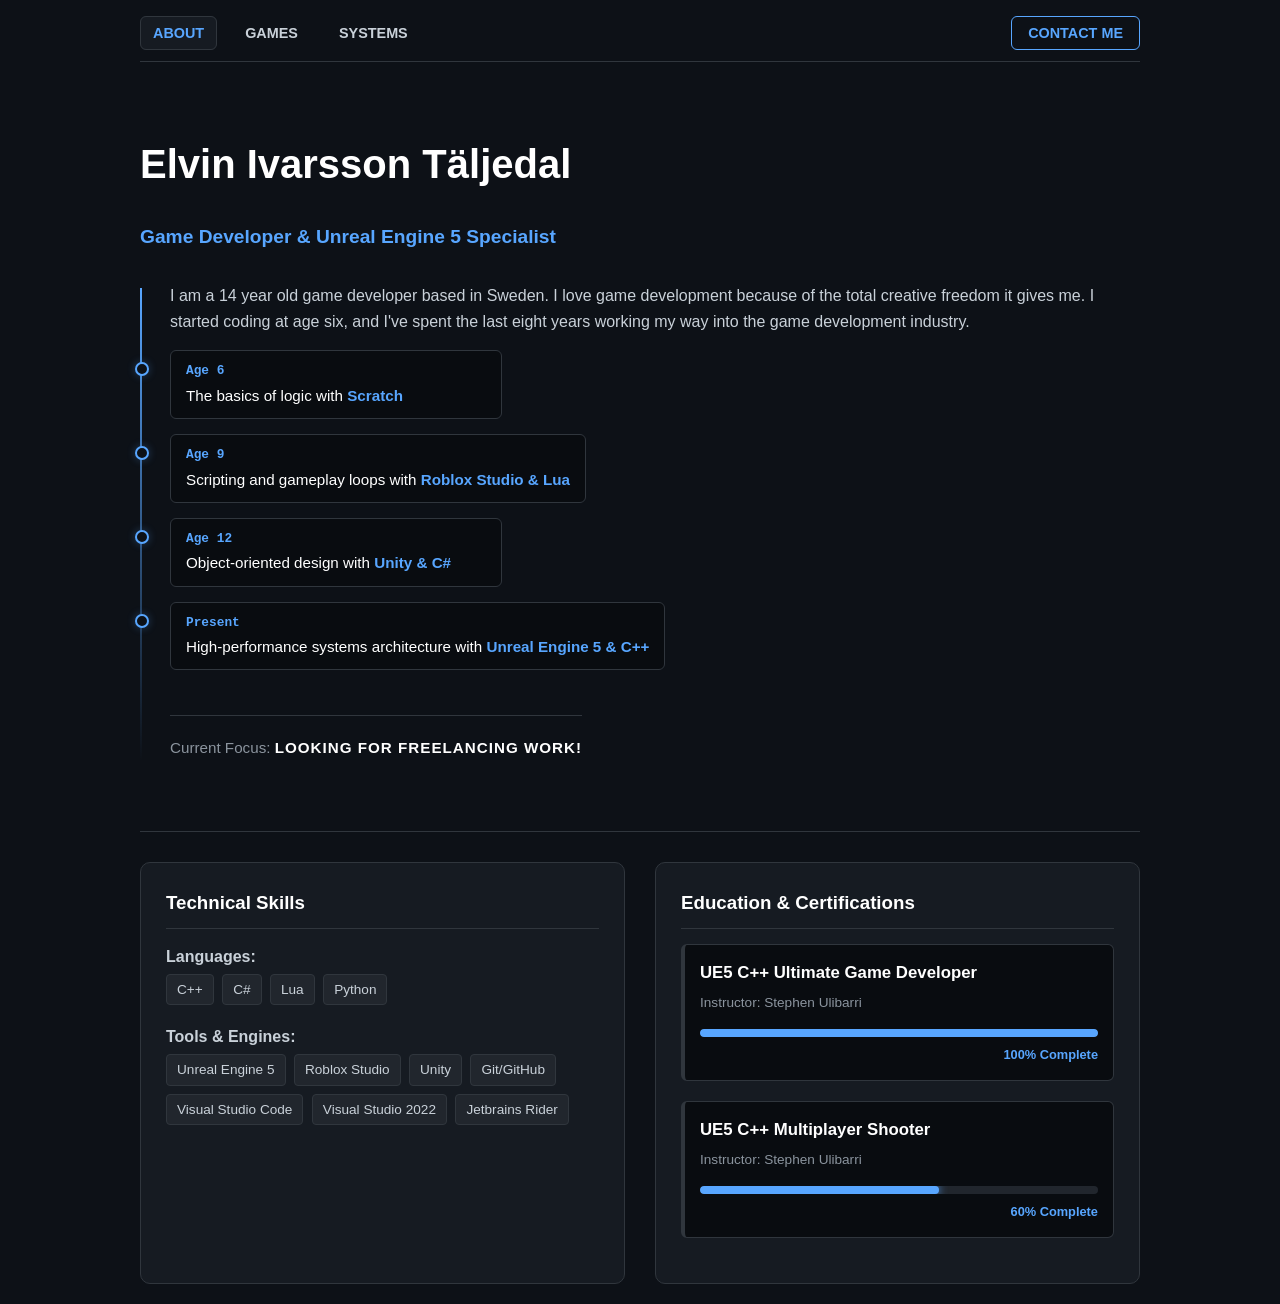
<file: index.html>
<!DOCTYPE html>
<html lang="en">
<head>
    <meta charset="UTF-8">
    <meta name="viewport" content="width=device-width, initial-scale=1.0">
    <title>Elvin IT | Portfolio</title>
    
    <link rel="icon" type="image/png" href="favicon.png">
    <link rel="stylesheet" href="style.css?v=2">
</head>
<body>
<div class="container">
    <nav></nav>

    <header class="hero">
        <h1>Elvin Ivarsson Täljedal</h1>
        <div class="subtitle">Game Developer & Unreal Engine 5 Specialist</div>
        
        <div class="timeline">
            <p style="margin-top: 0;">I am a 14 year old game developer based in Sweden. I love game development because of the total creative freedom it gives me. I started coding at age six, and I've spent the last eight years working my way into the game development industry.</p>
            
            <div class="timeline-item">
                    <div class="timeline-dot"></div>
                    <div class="timeline-content">
                        <span class="timeline-date">Age 6</span>
                        <p>The basics of logic with <strong>Scratch</strong></p>
                    </div>
                </div>

                <div class="timeline-item">
                    <div class="timeline-dot"></div>
                    <div class="timeline-content">
                        <span class="timeline-date">Age 9</span>
                        <p>Scripting and gameplay loops with <strong>Roblox Studio & Lua</strong></p>
                    </div>
                </div>

                <div class="timeline-item">
                    <div class="timeline-dot"></div>
                    <div class="timeline-content">
                        <span class="timeline-date">Age 12</span>
                        <p>Object-oriented design with <strong>Unity & C#</strong></p>
                    </div>
                </div>

                <div class="timeline-item">
                    <div class="timeline-dot"></div>
                    <div class="timeline-content">
                        <span class="timeline-date">Present</span>
                        <p>High-performance systems architecture with <strong>Unreal Engine 5 & C++</strong></p>
                    </div>
                </div>
            
            <div class="current-focus">
                Current Focus: <strong>Looking for freelancing work!</strong>
            </div>
        </div>
    </header>

    <div class="content-grid">
        <div class="card">
            <h3>Technical Skills</h3>
            <div><strong>Languages:</strong><br><span class="skill-tag">C++</span> <span class="skill-tag">C#</span> <span class="skill-tag">Lua</span> <span class="skill-tag">Python</span></div>
            <div style="margin-top: 15px;"><strong>Tools & Engines:</strong><br><span class="skill-tag">Unreal Engine 5</span> <span class="skill-tag">Roblox Studio</span> <span class="skill-tag">Unity</span> <span class="skill-tag">Git/GitHub</span> <span class="skill-tag">Visual Studio Code</span> <span class="skill-tag">Visual Studio 2022</span> <span class="skill-tag">Jetbrains Rider</span></div>
            <!-- <div style="margin-top: 15px;"><strong>Specializations:</strong><br><span class="skill-tag">Network Replication</span> <span class="skill-tag">Gameplay Ability System (GAS)</span></div> -->
        </div>

        <div class="card">
            <h3>Education & Certifications</h3>
            
            <a href="https://www.udemy.com/course/unreal-engine-5-the-ultimate-game-developer-course/" target="_blank" class="course-item">
                <span class="course-title">UE5 C++ Ultimate Game Developer</span>
                <span class="course-meta">Instructor: Stephen Ulibarri</span>
                <div class="progress-track">
                    <div class="progress-fill" style="width: 100%;"></div>
                </div>
                <span class="progress-text">100% Complete</span>
            </a>
            
            <a href="https://www.udemy.com/course/unreal-engine-5-cpp-multiplayer-shooter/" target="_blank" class="course-item">
                <span class="course-title">UE5 C++ Multiplayer Shooter</span>
                <span class="course-meta">Instructor: Stephen Ulibarri</span>
                <div class="progress-track">
                    <div class="progress-fill" style="width: 60%;"></div>
                </div>
                <span class="progress-text">60% Complete</span>
            </a>
            
        </div>
    </div>
</div>
<script src="nav.js"></script>
</body>
</html>
</file>
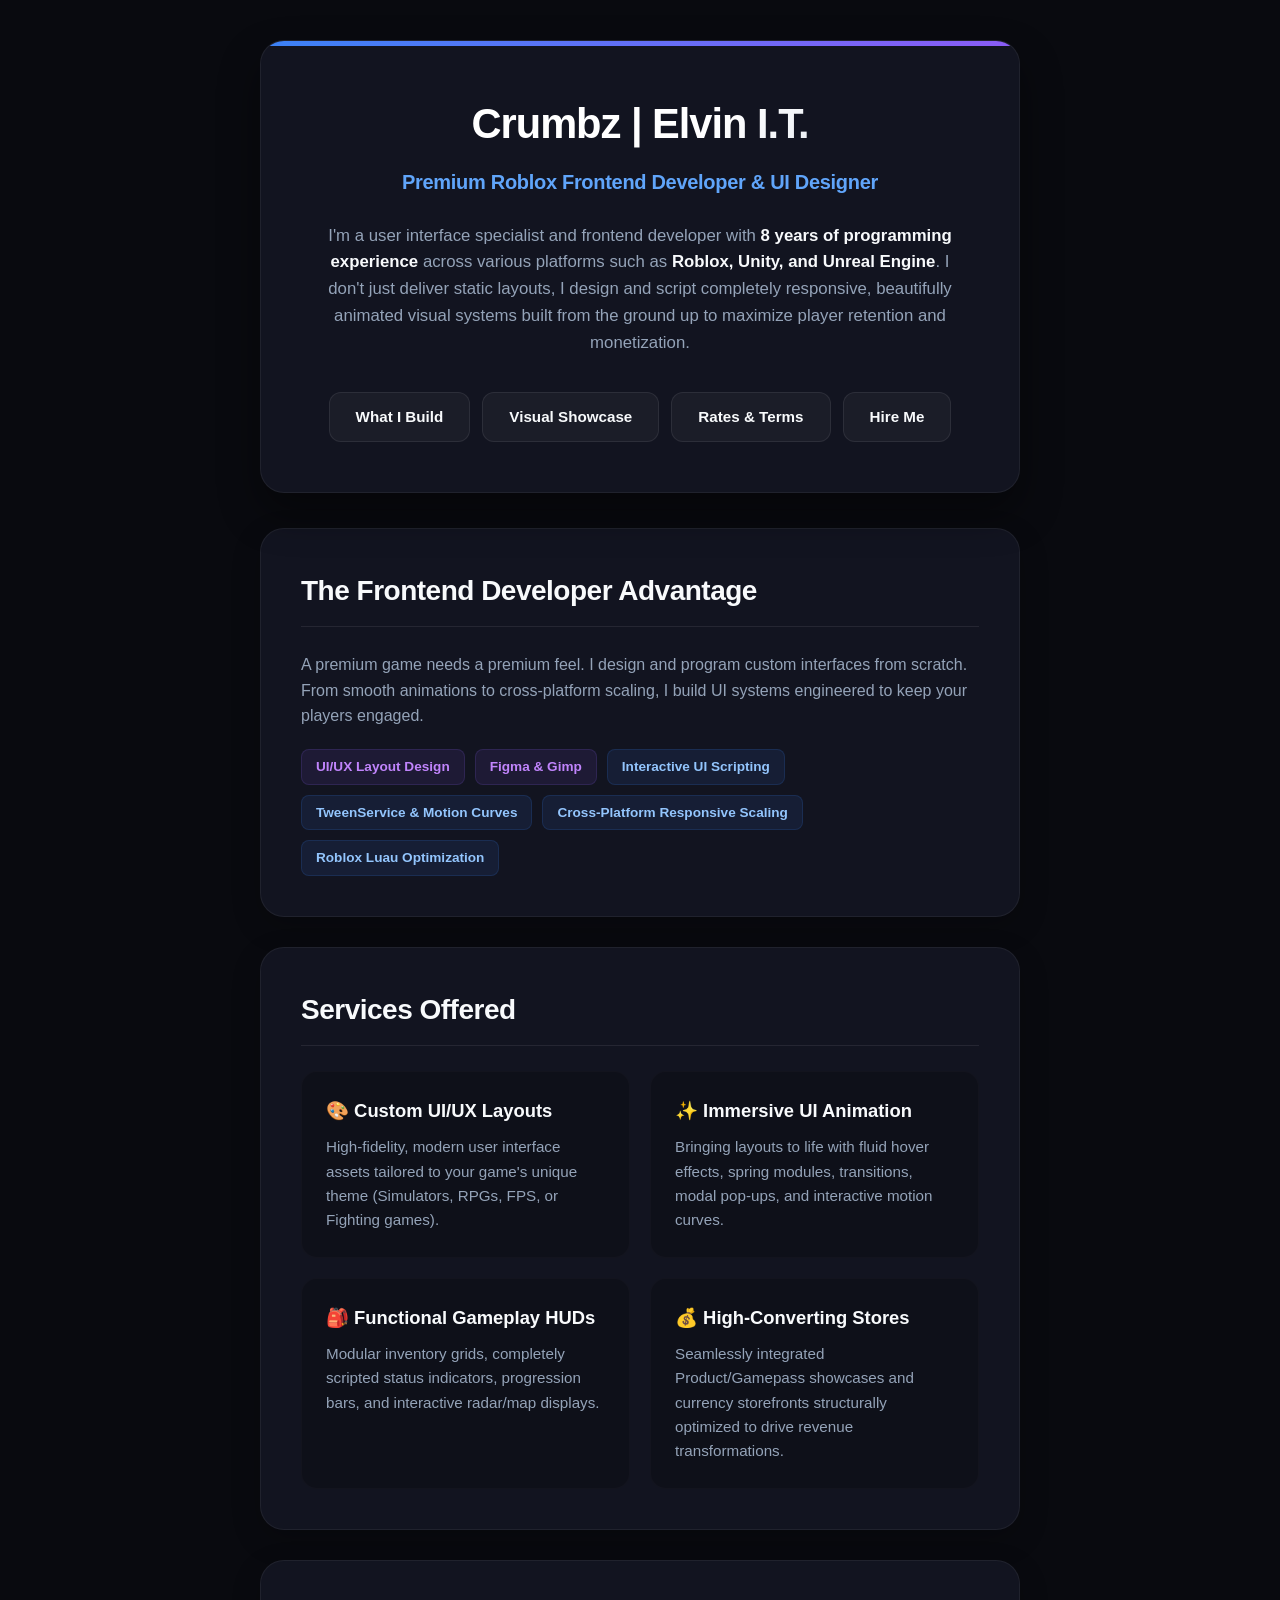
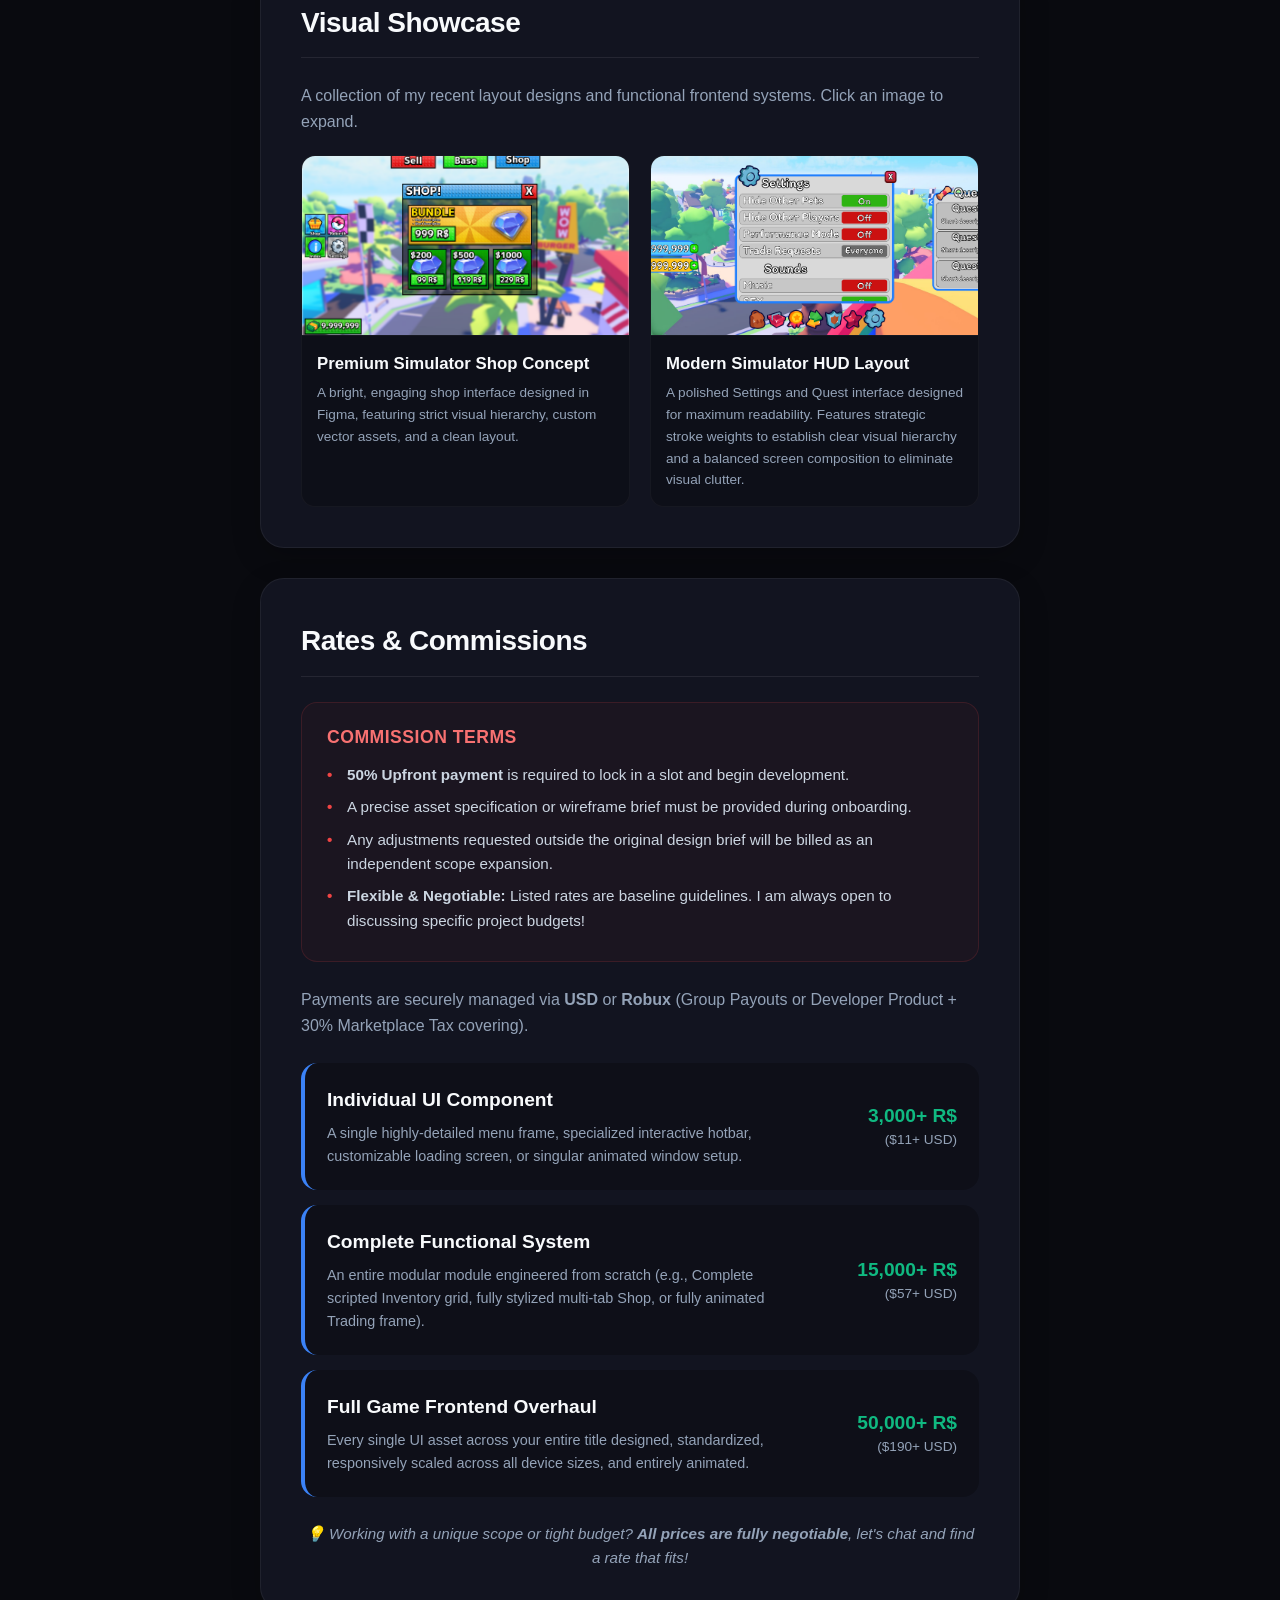
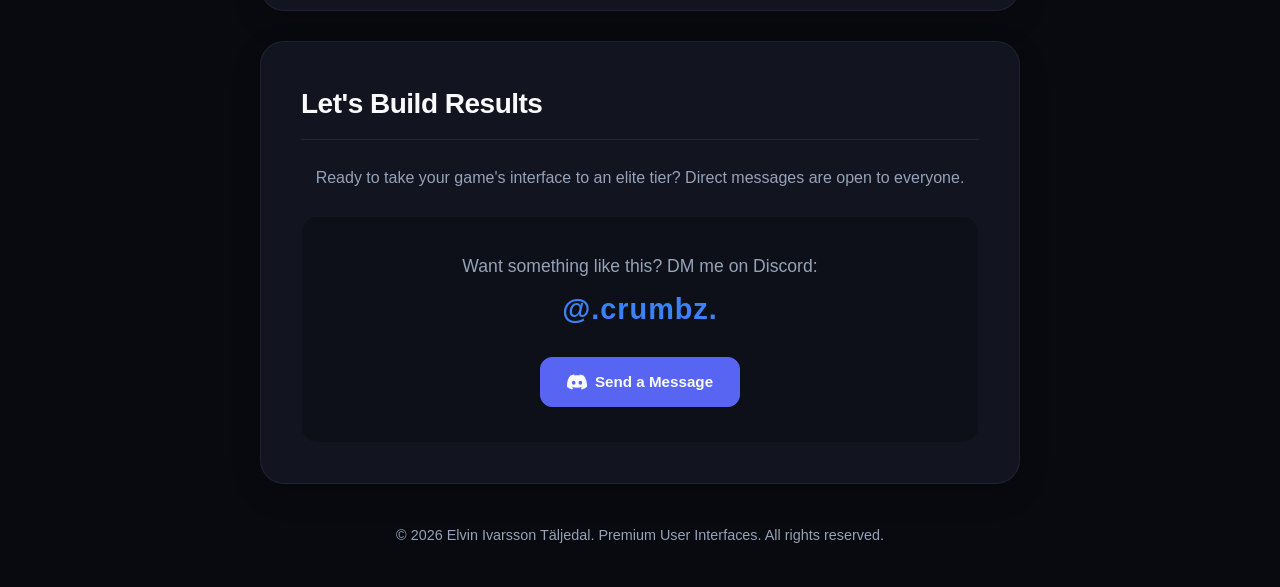
<file: roblox/index.html>
<!DOCTYPE html>
<html lang="en">
<head>
    <meta charset="UTF-8">
    <meta name="viewport" content="width=device-width, initial-scale=1.0">
    <title>Elvin I.T. | Premium Roblox Frontend Developer & UI Designer</title>

    <link rel="icon" type="image/png" href="../favicon.png">

    <style>
        :root {
            --bg-color: #090a0f;
            --card-bg: #121420;
            --accent-color: #3b82f6; /* Premium Pro Blue */
            --accent-purple: #8b5cf6;
            --accent-glow: rgba(59, 130, 246, 0.4);
            --text-main: #f8fafc;
            --text-muted: #94a3b8;
            --success-green: #10b981;
            --border-color: rgba(255, 255, 255, 0.06);
        }

        * {
            box-sizing: border-box;
            margin: 0;
            padding: 0;
            font-family: 'Inter', -apple-system, BlinkMacSystemFont, "Segoe UI", Roboto, sans-serif;
        }

        body {
            background-color: var(--bg-color);
            color: var(--text-main);
            line-height: 1.6;
            padding: 40px 20px;
            display: flex;
            justify-content: center;
        }

        .container {
            max-width: 760px;
            width: 100%;
        }

        /* Profile Header */
        header {
            text-align: center;
            margin-bottom: 35px;
            background: var(--card-bg);
            padding: 50px 35px;
            border-radius: 24px;
            border: 1px solid var(--border-color);
            box-shadow: 0 20px 40px rgba(0, 0, 0, 0.4);
            position: relative;
            overflow: hidden;
        }

        header::before {
            content: '';
            position: absolute;
            top: 0; left: 0; right: 0; height: 5px;
            background: linear-gradient(90deg, var(--accent-color), var(--accent-purple));
        }

        h1 {
            font-size: 2.6rem;
            margin-bottom: 8px;
            letter-spacing: -1px;
            font-weight: 800;
            background: linear-gradient(135deg, #ffffff 60%, #cbd5e1);
            -webkit-background-clip: text;
            -webkit-text-fill-color: transparent;
        }

        .subtitle {
            color: #60a5fa;
            font-size: 1.25rem;
            margin-bottom: 25px;
            font-weight: 600;
            letter-spacing: -0.3px;
        }

        .bio {
            font-size: 1.05rem;
            color: var(--text-muted);
            margin-bottom: 35px;
            max-width: 640px;
            margin-left: auto;
            margin-right: auto;
        }

        .highlight {
            color: var(--text-main);
            font-weight: 600;
        }

        /* Nav Buttons */
        .nav-links {
            display: flex;
            gap: 12px;
            justify-content: center;
            flex-wrap: wrap;
        }

        .btn {
            background: rgba(255, 255, 255, 0.04);
            color: var(--text-main);
            text-decoration: none;
            padding: 12px 26px;
            border-radius: 12px;
            font-weight: 600;
            font-size: 0.95rem;
            transition: all 0.25s ease;
            border: 1px solid rgba(255, 255, 255, 0.08);
        }

        .btn:hover {
            background: var(--accent-color);
            border-color: var(--accent-color);
            box-shadow: 0 0 20px var(--accent-glow);
            transform: translateY(-2px);
        }

        /* Sections */
        section {
            background: var(--card-bg);
            padding: 40px;
            border-radius: 24px;
            margin-bottom: 30px;
            border: 1px solid var(--border-color);
            box-shadow: 0 10px 30px rgba(0, 0, 0, 0.2);
        }

        h2 {
            font-size: 1.75rem;
            margin-bottom: 25px;
            border-bottom: 1px solid rgba(255, 255, 255, 0.08);
            padding-bottom: 12px;
            font-weight: 700;
            letter-spacing: -0.5px;
        }

        /* Tech Stack Tags */
        .tags {
            display: flex;
            gap: 10px;
            flex-wrap: wrap;
            margin-top: 20px;
        }

        .tag {
            background: rgba(59, 130, 246, 0.1);
            color: #93c5fd;
            border: 1px solid rgba(59, 130, 246, 0.15);
            padding: 6px 14px;
            border-radius: 8px;
            font-size: 0.85rem;
            font-weight: 600;
        }

        .tag.design {
            background: rgba(139, 92, 246, 0.1);
            color: #c084fc;
            border: 1px solid rgba(139, 92, 246, 0.15);
        }

        /* Visual Showcase Grid */
        .showcase-grid {
            display: grid;
            grid-template-columns: 1fr 1fr;
            gap: 20px;
            margin-top: 20px;
        }

        @media(max-width: 640px) {
            .showcase-grid {
                grid-template-columns: 1fr;
            }
        }

        .showcase-card {
            background: rgba(0, 0, 0, 0.25);
            border-radius: 14px;
            overflow: hidden;
            border: 1px solid rgba(255, 255, 255, 0.04);
            transition: transform 0.25s ease;
        }

        .showcase-card:hover {
            transform: scale(1.02);
            border-color: rgba(59, 130, 246, 0.3);
        }

        .showcase-img {
            width: 100%;
            height: 180px;
            object-fit: cover;
            object-position: center;
            display: block;
            border-bottom: 1px solid rgba(255, 255, 255, 0.04);
            cursor: pointer; /* Indicates it's clickable */
            transition: opacity 0.25s ease;
        }

        .showcase-img:hover {
            opacity: 0.7; /* Dim slightly on hover */
        }

        .showcase-img-placeholder {
            width: 100%;
            height: 180px;
            background: linear-gradient(135deg, #1e293b, #0f172a);
            display: flex;
            align-items: center;
            justify-content: center;
            color: var(--text-muted);
            font-size: 0.9rem;
            font-weight: 500;
        }

        .showcase-info {
            padding: 15px;
        }

        .showcase-info h4 {
            font-size: 1.05rem;
            margin-bottom: 5px;
            color: var(--text-main);
        }

        .showcase-info p {
            font-size: 0.85rem;
            color: var(--text-muted);
        }

        /* Lightbox Modal Styles */
        .modal {
            display: none; 
            position: fixed; 
            z-index: 9999; 
            padding-top: 60px; 
            left: 0;
            top: 0;
            width: 100%; 
            height: 100%; 
            overflow: auto; 
            background-color: rgba(0, 0, 0, 0.85); 
            backdrop-filter: blur(8px);
        }

        .modal-content {
            margin: auto;
            display: block;
            max-width: 90%;
            max-height: 85vh;
            border-radius: 12px;
            box-shadow: 0 10px 40px rgba(0, 0, 0, 0.6);
            animation-name: zoom;
            animation-duration: 0.3s;
            object-fit: contain;
        }

        @keyframes zoom {
            from {transform: scale(0.9); opacity: 0;}
            to {transform: scale(1); opacity: 1;}
        }

        .close-modal {
            position: absolute;
            top: 20px;
            right: 35px;
            color: #f1f1f1;
            font-size: 40px;
            font-weight: bold;
            transition: 0.2s;
            cursor: pointer;
        }

        .close-modal:hover,
        .close-modal:focus {
            color: var(--accent-color);
            text-decoration: none;
            cursor: pointer;
        }

        /* Services Grid */
        .service-grid {
            display: grid;
            grid-template-columns: 1fr 1fr;
            gap: 20px;
        }

        @media(max-width: 600px) {
            .service-grid {
                grid-template-columns: 1fr;
            }
        }

        .service-card {
            background: rgba(0, 0, 0, 0.2);
            padding: 24px;
            border-radius: 16px;
            border: 1px solid rgba(255, 255, 255, 0.02);
            transition: border-color 0.25s ease;
        }

        .service-card:hover {
            border-color: rgba(255, 255, 255, 0.08);
        }

        .service-card h3 {
            font-size: 1.15rem;
            margin-bottom: 10px;
            color: var(--text-main);
            display: flex;
            align-items: center;
            gap: 8px;
        }

        .service-card p {
            font-size: 0.95rem;
            color: var(--text-muted);
        }

        /* Terms Box */
        .tos-box {
            background: rgba(239, 68, 68, 0.04);
            border: 1px solid rgba(239, 68, 68, 0.15);
            padding: 20px 25px;
            border-radius: 16px;
            margin-bottom: 25px;
        }

        .tos-box h3 {
            color: #f87171;
            font-size: 1.1rem;
            margin-bottom: 12px;
            font-weight: 700;
            text-transform: uppercase;
            letter-spacing: 0.5px;
        }

        .tos-box ul {
            list-style: none;
        }

        .tos-box li {
            font-size: 0.95rem;
            color: #cbd5e1;
            margin-bottom: 8px;
            position: relative;
            padding-left: 20px;
        }

        .tos-box li::before {
            content: '•';
            color: #ef4444;
            position: absolute;
            left: 0;
            font-weight: bold;
        }

        /* Pricing Tiers */
        .pricing-tier {
            display: flex;
            justify-content: space-between;
            align-items: center;
            padding: 22px;
            background: rgba(0, 0, 0, 0.25);
            border-radius: 16px;
            margin-bottom: 15px;
            border-left: 4px solid var(--accent-color);
            transition: transform 0.2s ease;
        }

        .pricing-tier:hover {
            transform: translateX(4px);
        }

        .pricing-info h3 {
            font-size: 1.2rem;
            margin-bottom: 6px;
            font-weight: 600;
        }
        
        .pricing-info p {
            color: var(--text-muted);
            font-size: 0.9rem;
            max-width: 440px;
        }

        .price {
            font-weight: 700;
            font-size: 1.2rem;
            color: var(--success-green);
            text-align: right;
            min-width: 140px;
            line-height: 1.3;
        }

        .price span {
            display: block;
            font-size: 0.85rem;
            color: var(--text-muted);
            font-weight: 500;
            margin-top: 2px;
        }

        /* CTA Bottom */
        .cta-box {
            text-align: center; 
            background: rgba(0,0,0,0.2); 
            padding: 35px; 
            border-radius: 16px;
            border: 1px solid rgba(255, 255, 255, 0.02);
        }

        .cta-box h3 {
            color: var(--accent-color); 
            font-size: 1.8rem; 
            letter-spacing: 1px; 
            margin-bottom: 25px;
            font-weight: 700;
        }

        footer {
            text-align: center;
            margin-top: 40px;
            color: var(--text-muted);
            font-size: 0.9rem;
        }
    </style>
</head>
<body>

    <!-- Lightbox Modal Framework -->
    <div id="imageLightbox" class="modal">
        <span class="close-modal">&times;</span>
        <img class="modal-content" id="lightboxImage">
    </div>

    <div class="container">
        <header>
            <h1>Crumbz | Elvin I.T.</h1>
            <div class="subtitle">Premium Roblox Frontend Developer & UI Designer</div>
            <p class="bio">
                I'm a user interface specialist and frontend developer with <span class="highlight">8 years of programming experience</span> across various platforms such as <span class="highlight">Roblox, Unity, and Unreal Engine</span>. I don't just deliver static layouts, I design and script completely responsive, beautifully animated visual systems built from the ground up to maximize player retention and monetization.
            </p>
            <div class="nav-links">
                <a href="#services" class="btn">What I Build</a>
                <a href="#showcase" class="btn">Visual Showcase</a>
                <a href="#pricing" class="btn">Rates & Terms</a>
                <a href="#contact" class="btn">Hire Me</a>
            </div>
        </header>

        <section id="about">
            <h2>The Frontend Developer Advantage</h2>
            <p style="margin-bottom: 15px; color: var(--text-muted);">
                A premium game needs a premium feel. I design and program custom interfaces from scratch. From smooth animations to cross-platform scaling, I build UI systems engineered to keep your players engaged.
            </p>
            <div class="tags">
                <span class="tag design">UI/UX Layout Design</span>
                <span class="tag design">Figma & Gimp</span>
                <span class="tag">Interactive UI Scripting</span>
                <span class="tag">TweenService & Motion Curves</span>
                <span class="tag">Cross-Platform Responsive Scaling</span>
                <span class="tag">Roblox Luau Optimization</span>
            </div>
        </section>

        <section id="services">
            <h2>Services Offered</h2>
            <div class="service-grid">
                <div class="service-card">
                    <h3>🎨 Custom UI/UX Layouts</h3>
                    <p>High-fidelity, modern user interface assets tailored to your game's unique theme (Simulators, RPGs, FPS, or Fighting games).</p>
                </div>
                <div class="service-card">
                    <h3>✨ Immersive UI Animation</h3>
                    <p>Bringing layouts to life with fluid hover effects, spring modules, transitions, modal pop-ups, and interactive motion curves.</p>
                </div>
                <div class="service-card">
                    <h3>🎒 Functional Gameplay HUDs</h3>
                    <p>Modular inventory grids, completely scripted status indicators, progression bars, and interactive radar/map displays.</p>
                </div>
                <div class="service-card">
                    <h3>💰 High-Converting Stores</h3>
                    <p>Seamlessly integrated Product/Gamepass showcases and currency storefronts structurally optimized to drive revenue transformations.</p>
                </div>
            </div>
        </section>

        <section id="showcase">
            <h2>Visual Showcase</h2>
            <p style="color: var(--text-muted); margin-bottom: 20px;">
                A collection of my recent layout designs and functional frontend systems. Click an image to expand.
            </p>
            <div class="showcase-grid">
                <div class="showcase-card">
                    <img src="media/StudUI.png" alt="Simulator Store UI Concept" class="showcase-img">
                    <div class="showcase-info">
                        <h4>Premium Simulator Shop Concept</h4>
                        <p>A bright, engaging shop interface designed in Figma, featuring strict visual hierarchy, custom vector assets, and a clean layout.</p>
                    </div>
                </div>
                <div class="showcase-card">
                    <img src="media/ps99ui.png" alt="Simulator Store UI Concept" class="showcase-img">
                    <div class="showcase-info">
                        <h4>Modern Simulator HUD Layout</h4>
                        <p>A polished Settings and Quest interface designed for maximum readability. Features strategic stroke weights to establish clear visual hierarchy and a balanced screen composition to eliminate visual clutter.</p>
                    </div>
                </div>
            </div>
        </section>

        <section id="pricing">
            <h2>Rates & Commissions</h2>
            
            <div class="tos-box">
                <h3>Commission Terms</h3>
                <ul>
                    <li><strong>50% Upfront payment</strong> is required to lock in a slot and begin development.</li>
                    <li>A precise asset specification or wireframe brief must be provided during onboarding.</li>
                    <li>Any adjustments requested outside the original design brief will be billed as an independent scope expansion.</li>
                    <li><strong>Flexible & Negotiable:</strong> Listed rates are baseline guidelines. I am always open to discussing specific project budgets!</li>
                </ul>
            </div>

            <p style="margin-bottom: 25px; color: var(--text-muted);">
                Payments are securely managed via <strong>USD</strong> or <strong>Robux</strong> (Group Payouts or Developer Product + 30% Marketplace Tax covering).
            </p>

            <div class="pricing-tier">
                <div class="pricing-info">
                    <h3>Individual UI Component</h3>
                    <p>A single highly-detailed menu frame, specialized interactive hotbar, customizable loading screen, or singular animated window setup.</p>
                </div>
                <div class="price">
                    3,000+ R$
                    <span>($11+ USD)</span>
                </div>
            </div>

            <div class="pricing-tier">
                <div class="pricing-info">
                    <h3>Complete Functional System</h3>
                    <p>An entire modular module engineered from scratch (e.g., Complete scripted Inventory grid, fully stylized multi-tab Shop, or fully animated Trading frame).</p>
                </div>
                <div class="price">
                    15,000+ R$
                    <span>($57+ USD)</span>
                </div>
            </div>

            <div class="pricing-tier">
                <div class="pricing-info">
                    <h3>Full Game Frontend Overhaul</h3>
                    <p>Every single UI asset across your entire title designed, standardized, responsively scaled across all device sizes, and entirely animated.</p>
                </div>
                <div class="price">
                    50,000+ R$
                    <span>($190+ USD)</span>
                </div>
            </div>

            <p style="margin-top: 25px; font-size: 0.95rem; color: var(--text-muted); text-align: center; font-style: italic;">
                💡 Working with a unique scope or tight budget? <strong>All prices are fully negotiable</strong>, let's chat and find a rate that fits!
            </p>
        </section>

        <section id="contact">
            <h2>Let's Build Results</h2>
            <p style="margin-bottom: 25px; color: var(--text-muted); text-align: center;">
                Ready to take your game's interface to an elite tier? Direct messages are open to everyone.
            </p>
            <div class="cta-box">
                <p style="font-size: 1.1rem; margin-bottom: 6px; color: var(--text-muted);">Want something like this? DM me on Discord:</p>
                <h3>@.crumbz.</h3>
                
                <a href="https://discordapp.com/users/876862412228284456" target="_blank" class="btn" style="background: #5865F2; border-color: #5865F2; display: inline-flex; align-items: center; gap: 8px;">
                    <svg width="20" height="20" viewBox="0 0 24 24" fill="currentColor" xmlns="http://www.w3.org/2000/svg">
                        <path d="M20.317 4.3698a19.7913 19.7913 0 00-4.8851-1.5152.0741.0741 0 00-.0785.0371c-.211.3753-.4447.8648-.6083 1.2495-1.8447-.2762-3.68-.2762-5.4868 0-.1636-.3933-.4058-.8742-.6177-1.2495a.077.077 0 00-.0785-.037 19.7363 19.7363 0 00-4.8852 1.515.0699.0699 0 00-.0321.0277C.5334 9.0458-.319 13.5799.0992 18.0578a.0824.0824 0 00.0312.0561c2.0528 1.5076 4.0413 2.4228 5.9929 3.0294a.0777.0777 0 00.0842-.0276c.4616-.6304.8731-1.2952 1.226-1.9942a.076.076 0 00-.0416-.1057c-.6528-.2476-1.2743-.5495-1.8722-.8923a.077.077 0 01-.0076-.1277c.1258-.0943.2517-.1923.3718-.2914a.0743.0743 0 01.0776-.0105c3.9278 1.7933 8.18 1.7933 12.0614 0a.0739.0739 0 01.0785.0095c.1202.099.246.1981.3728.2924a.077.077 0 01-.0066.1276 12.2986 12.2986 0 01-1.873.8914.0766.0766 0 00-.0407.1067c.3604.698.7719 1.3628 1.225 1.9932a.076.076 0 00.0842.0286c1.961-.6067 3.9495-1.5219 6.0023-3.0294a.077.077 0 00.0313-.0552c.5004-5.177-.8382-9.6739-3.5485-13.6604a.061.061 0 00-.0312-.0286zM8.02 15.3312c-1.1825 0-2.1569-1.0857-2.1569-2.419 0-1.3332.9555-2.4189 2.157-2.4189 1.2108 0 2.1757 1.0952 2.1568 2.419 0 1.3332-.9555 2.4189-2.1569 2.4189zm7.9748 0c-1.1825 0-2.1569-1.0857-2.1569-2.419 0-1.3332.9554-2.4189 2.1569-2.4189 1.2108 0 2.1757 1.0952 2.1568 2.419 0 1.3332-.946 2.4189-2.1568 2.4189z"/>
                    </svg>
                    Send a Message
                </a>
            </div>
        </section>

        <footer>
            &copy; 2026 Elvin Ivarsson Täljedal. Premium User Interfaces. All rights reserved.
        </footer>
    </div>

    <!-- JavaScript to handle Lightbox Logic -->
    <script>
        document.addEventListener("DOMContentLoaded", function() {
            const modal = document.getElementById("imageLightbox");
            const modalImg = document.getElementById("lightboxImage");
            const closeBtn = document.querySelector(".close-modal");
            const showcaseImages = document.querySelectorAll(".showcase-img");

            // Open modal when an image is clicked
            showcaseImages.forEach(img => {
                img.addEventListener("click", function() {
                    modal.style.display = "block";
                    modalImg.src = this.src; // Uses the same source as the thumbnail
                });
            });

            // Close modal when X is clicked
            closeBtn.addEventListener("click", function() {
                modal.style.display = "none";
            });

            // Close modal when clicking outside the image
            modal.addEventListener("click", function(event) {
                if (event.target === modal) {
                    modal.style.display = "none";
                }
            });
        });
    </script>

</body>
</html>
</file>
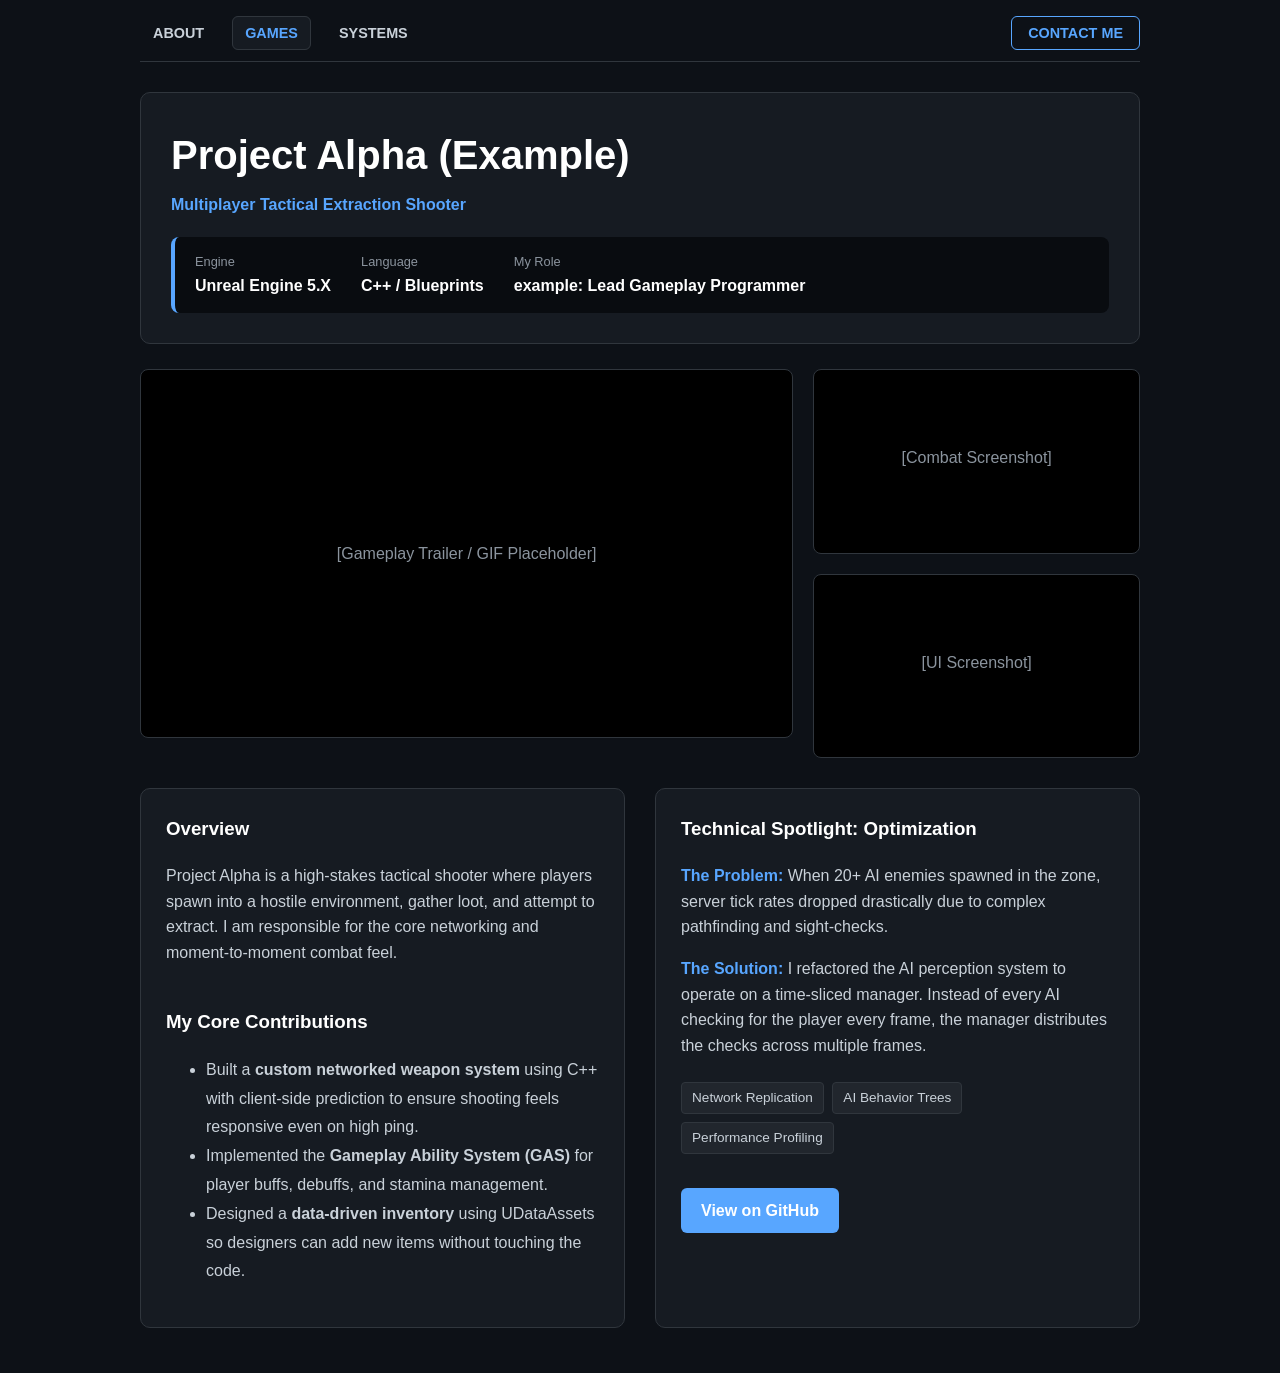
<file: games/game-template.html>
<!DOCTYPE html>
<html lang="en">
<head>
    <meta charset="UTF-8">
    <meta name="viewport" content="width=device-width, initial-scale=1.0">
    <title>Elvin IT | Project Alpha</title>
    <link rel="icon" type="image/png" href="../favicon.png">
    <link rel="stylesheet" href="../style.css?v=12">
</head>
<body>
<div class="container">
    <nav></nav> <header class="project-header">
        <h1 style="font-size: 2.5rem; margin-bottom: 5px;">Project Alpha (Example)</h1>
        <p style="color: var(--accent); font-weight: bold; margin-top: 0;">Multiplayer Tactical Extraction Shooter</p>
        
        <div class="info-bar">
            <div><span>Engine</span><strong>Unreal Engine 5.X</strong></div>
            <div><span>Language</span><strong>C++ / Blueprints</strong></div>
            <div><span>My Role</span><strong>example: Lead Gameplay Programmer</strong></div>
        </div>
    </header>

    <div class="gallery-grid" style="margin-bottom: 30px;">
        <div class="main-video">
            <div style="padding: 40px; color: #8b949e; text-align: center; margin-top: 20%;">[Gameplay Trailer / GIF Placeholder]</div>
        </div>
        <div class="screenshot-column">
            <div class="ss-item"><div style="padding: 10px; color: #8b949e; text-align: center; margin-top: 20%;">[Combat Screenshot]</div></div>
            <div class="ss-item"><div style="padding: 10px; color: #8b949e; text-align: center; margin-top: 20%;">[UI Screenshot]</div></div>
        </div>
    </div>

    <div class="content-grid">
        <div class="section">
            <h3>Overview</h3>
            <p>Project Alpha is a high-stakes tactical shooter where players spawn into a hostile environment, gather loot, and attempt to extract. I am responsible for the core networking and moment-to-moment combat feel.</p>
            <br>
            <h3>My Core Contributions</h3>
            <ul style="color: #c9d1d9; line-height: 1.8;">
                <li>Built a <strong>custom networked weapon system</strong> using C++ with client-side prediction to ensure shooting feels responsive even on high ping.</li>
                <li>Implemented the <strong>Gameplay Ability System (GAS)</strong> for player buffs, debuffs, and stamina management.</li>
                <li>Designed a <strong>data-driven inventory</strong> using UDataAssets so designers can add new items without touching the code.</li>
            </ul>
        </div>

        <div class="section">
            <h3>Technical Spotlight: Optimization</h3>
            <p><strong>The Problem:</strong> When 20+ AI enemies spawned in the zone, server tick rates dropped drastically due to complex pathfinding and sight-checks.</p>
            <p><strong>The Solution:</strong> I refactored the AI perception system to operate on a time-sliced manager. Instead of every AI checking for the player every frame, the manager distributes the checks across multiple frames.</p>
            <div style="margin-top: 20px;">
                <span class="skill-tag">Network Replication</span>
                <span class="skill-tag">AI Behavior Trees</span>
                <span class="skill-tag">Performance Profiling</span>
            </div>
            
            <div style="margin-top: 30px;">
                <a href="#" class="btn">View on GitHub</a>
            </div>
        </div>
    </div>
</div>
<script src="../nav.js"></script>
</body>
</html>
</file>
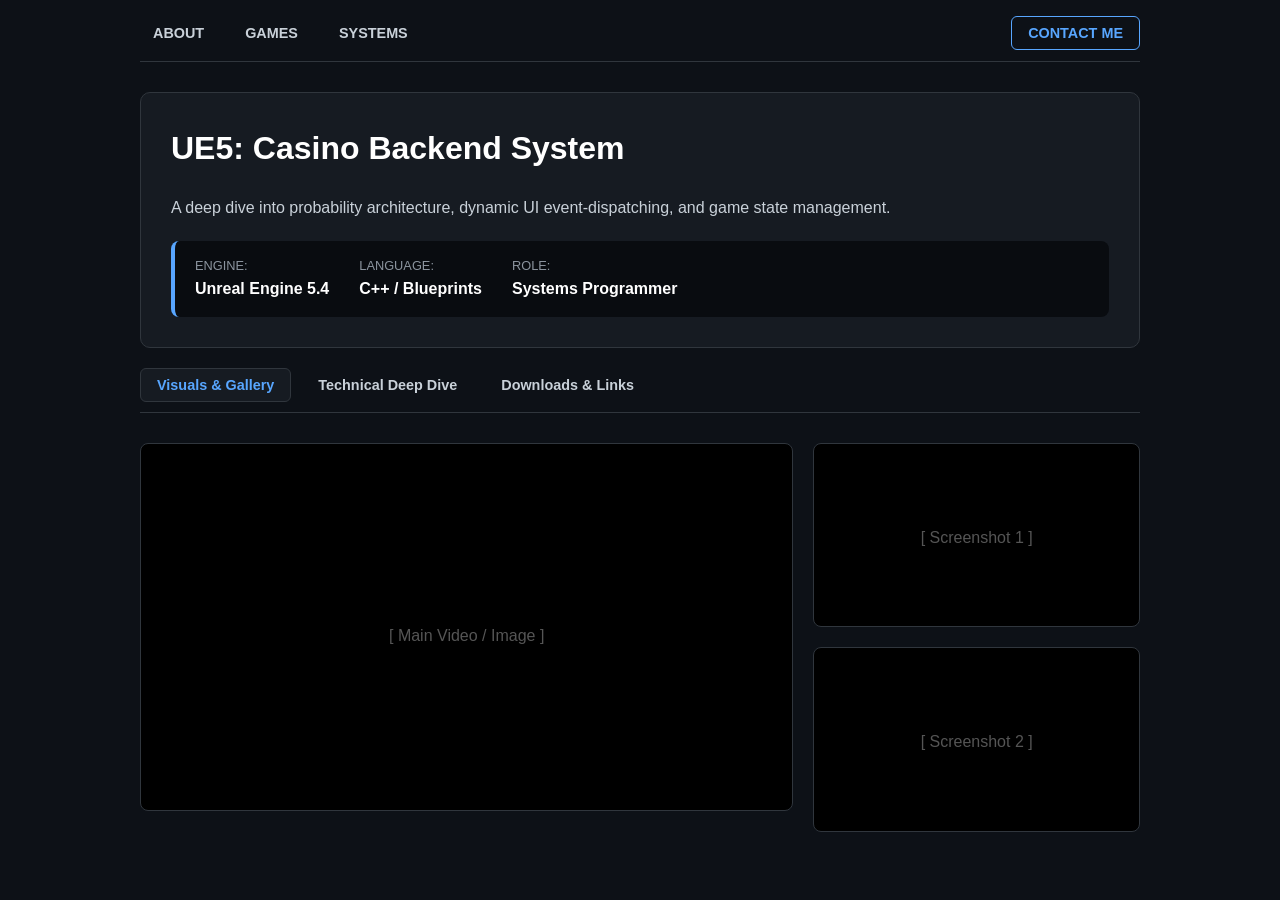
<file: projects/casino.html>
<!DOCTYPE html>
<html lang="en">
<head>
    <meta charset="UTF-8">
    <title>Elvin IT | Casino System</title>
    <link rel="icon" type="image/png" href="../favicon.png">
    <link rel="stylesheet" href="../style.css">
</head>
<body>
    <div class="container">
        <nav></nav>

        <div class="project-header">
            <h1>UE5: Casino Backend System</h1>
            <p>A deep dive into probability architecture, dynamic UI event-dispatching, and game state management.</p>
            <div class="info-bar">
                <div><span>ENGINE:</span> <strong>Unreal Engine 5.4</strong></div>
                <div><span>LANGUAGE:</span> <strong>C++ / Blueprints</strong></div>
                <div><span>ROLE:</span> <strong>Systems Programmer</strong></div>
            </div>
        </div>

        <div class="sub-nav">
            <button class="sub-btn active" onclick="openSubTab(event, 'media')">Visuals & Gallery</button>
            <button class="sub-btn" onclick="openSubTab(event, 'tech')">Technical Deep Dive</button>
            <button class="sub-btn" onclick="openSubTab(event, 'downloads')">Downloads & Links</button>
        </div>

        <div id="media" class="sub-content active">
            <div class="gallery-grid">
                <div class="main-video"><p style="text-align:center; padding-top:25%; color:#555;">[ Main Video / Image ]</p></div>
                <div class="screenshot-column">
                    <div class="ss-item"><p style="text-align:center; padding-top:20%; color:#555;">[ Screenshot 1 ]</p></div>
                    <div class="ss-item"><p style="text-align:center; padding-top:20%; color:#555;">[ Screenshot 2 ]</p></div>
                </div>
            </div>
        </div>

        <div id="tech" class="sub-content">
            <div class="section">
                <h2>Technical Challenges</h2>
                <p>One major hurdle was ensuring the "Reel Spin" animation didn't dictate the outcome. I built a system where the Server pre-calculates the result, which then sends a "Stop Goal" to the visuals.</p>
                <div class="code-block" style="margin-top: 20px;">
// Pseudo-logic for the Spin Result
void ACasinoController::GenerateResult() {
    float RandomRoll = FMath::FRandRange(0.f, 100.f);
    SelectedOutcome = PayoutTable->GetOutcomeForRoll(RandomRoll);
    OnSpinResultGenerated.Broadcast(SelectedOutcome);
}
                </div>
            </div>
        </div>

        <div id="downloads" class="sub-content">
            <div class="section" style="display:flex; justify-content:space-between; align-items:center;">
                <div>
                    <h3>Ready to test?</h3>
                    <p style="margin:0;">Check out the source code or download the playable build.</p>
                </div>
                <div style="display:flex; gap:10px;">
                    <a href="#" class="btn" style="background:#21262d; border:1px solid var(--border);">GitHub Source</a>
                    <a href="#" class="btn" style="background:#238636; border:1px solid #2ea44f;">Download Build</a>
                </div>
            </div>
        </div>
    </div>

    <script src="../nav.js"></script>
    <script>
        function openSubTab(evt, tabId) {
            let contents = document.getElementsByClassName("sub-content");
            for (let i = 0; i < contents.length; i++) contents[i].classList.remove("active");
            let buttons = document.getElementsByClassName("sub-btn");
            for (let i = 0; i < buttons.length; i++) buttons[i].classList.remove("active");
            document.getElementById(tabId).classList.add("active");
            evt.currentTarget.classList.add("active");
        }
    </script>
</body>
</html>
</file>
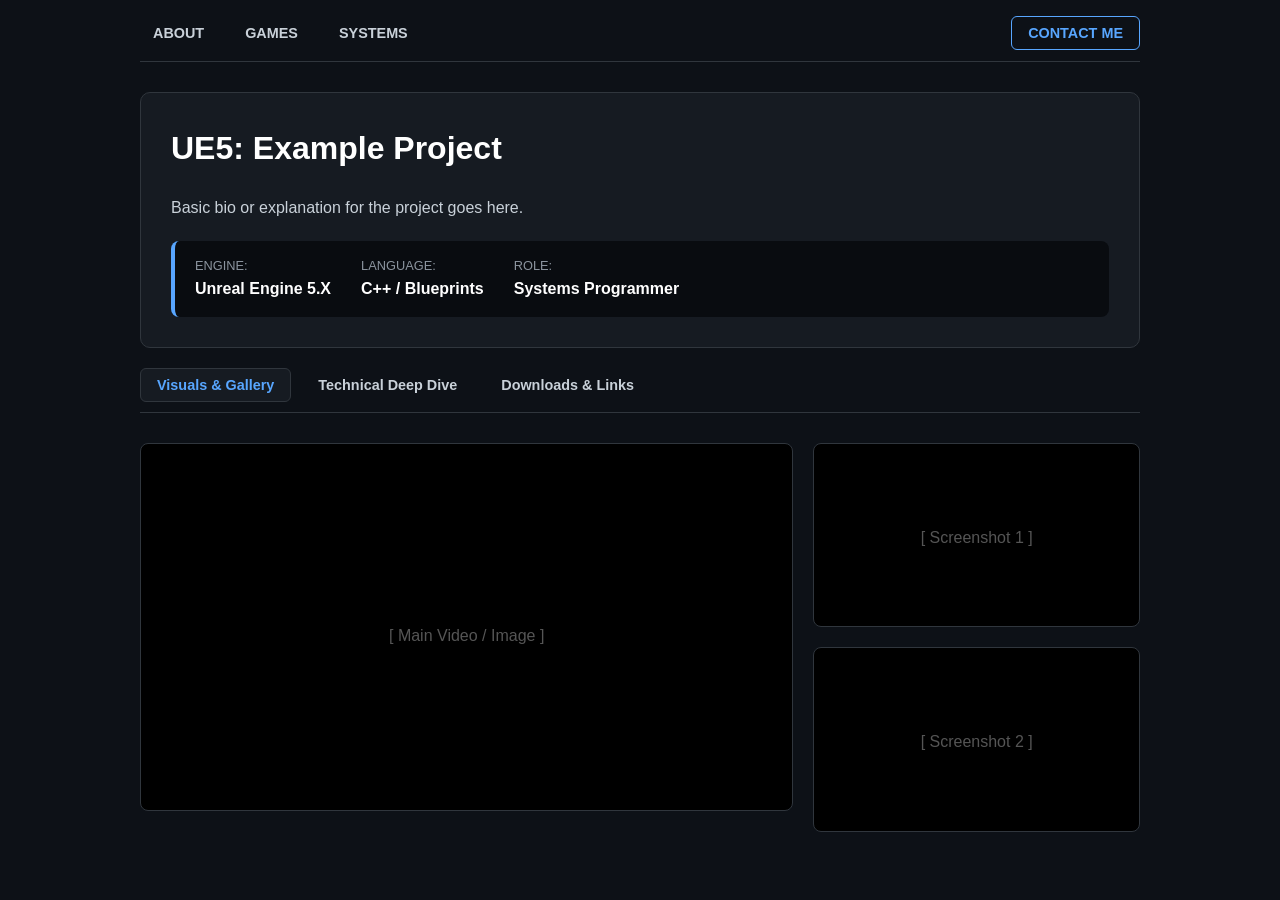
<file: projects/project_template.html>
<!DOCTYPE html>
<html lang="en">
<head>
    <meta charset="UTF-8">
    <title>Elvin IT | Example Project</title>
    <link rel="icon" type="image/png" href="../favicon.png">
    <link rel="stylesheet" href="../style.css">
</head>
<body>
    <div class="container">
        <nav></nav>

        <div class="project-header">
            <h1>UE5: Example Project</h1>
            <p>Basic bio or explanation for the project goes here.</p>
            <div class="info-bar">
                <div><span>ENGINE:</span> <strong>Unreal Engine 5.X</strong></div>
                <div><span>LANGUAGE:</span> <strong>C++ / Blueprints</strong></div>
                <div><span>ROLE:</span> <strong>Systems Programmer</strong></div>
            </div>
        </div>

        <div class="sub-nav">
            <button class="sub-btn active" onclick="openSubTab(event, 'media')">Visuals & Gallery</button>
            <button class="sub-btn" onclick="openSubTab(event, 'tech')">Technical Deep Dive</button>
            <button class="sub-btn" onclick="openSubTab(event, 'downloads')">Downloads & Links</button>
        </div>

        <div id="media" class="sub-content active">
            <div class="gallery-grid">
                <div class="main-video"><p style="text-align:center; padding-top:25%; color:#555;">[ Main Video / Image ]</p></div>
                <div class="screenshot-column">
                    <div class="ss-item"><p style="text-align:center; padding-top:20%; color:#555;">[ Screenshot 1 ]</p></div>
                    <div class="ss-item"><p style="text-align:center; padding-top:20%; color:#555;">[ Screenshot 2 ]</p></div>
                </div>
            </div>
        </div>

        <div id="tech" class="sub-content">
            <div class="section">
                <h2>Technical Challenges</h2>
                <p>Explain 1 or more hurdles encountered during development and how they were overcome.</p>
                <div class="code-block" style="margin-top: 20px;">
Code snippets from the project can be showcased
                </div>
            </div>
        </div>

        <div id="downloads" class="sub-content">
            <div class="section" style="display:flex; justify-content:space-between; align-items:center;">
                <div>
                    <h3>Ready to test?</h3>
                    <p style="margin:0;">Check out the source code or download the playable build.</p>
                </div>
                <div style="display:flex; gap:10px;">
                    <a href="#" class="btn" style="background:#21262d; border:1px solid var(--border);">GitHub Source</a>
                    <a href="#" class="btn" style="background:#238636; border:1px solid #2ea44f;">Download Build</a>
                </div>
            </div>
        </div>
    </div>

    <script src="../nav.js"></script>
    <script>
        function openSubTab(evt, tabId) {
            let contents = document.getElementsByClassName("sub-content");
            for (let i = 0; i < contents.length; i++) contents[i].classList.remove("active");
            let buttons = document.getElementsByClassName("sub-btn");
            for (let i = 0; i < buttons.length; i++) buttons[i].classList.remove("active");
            document.getElementById(tabId).classList.add("active");
            evt.currentTarget.classList.add("active");
        }
    </script>
</body>
</html>
</file>
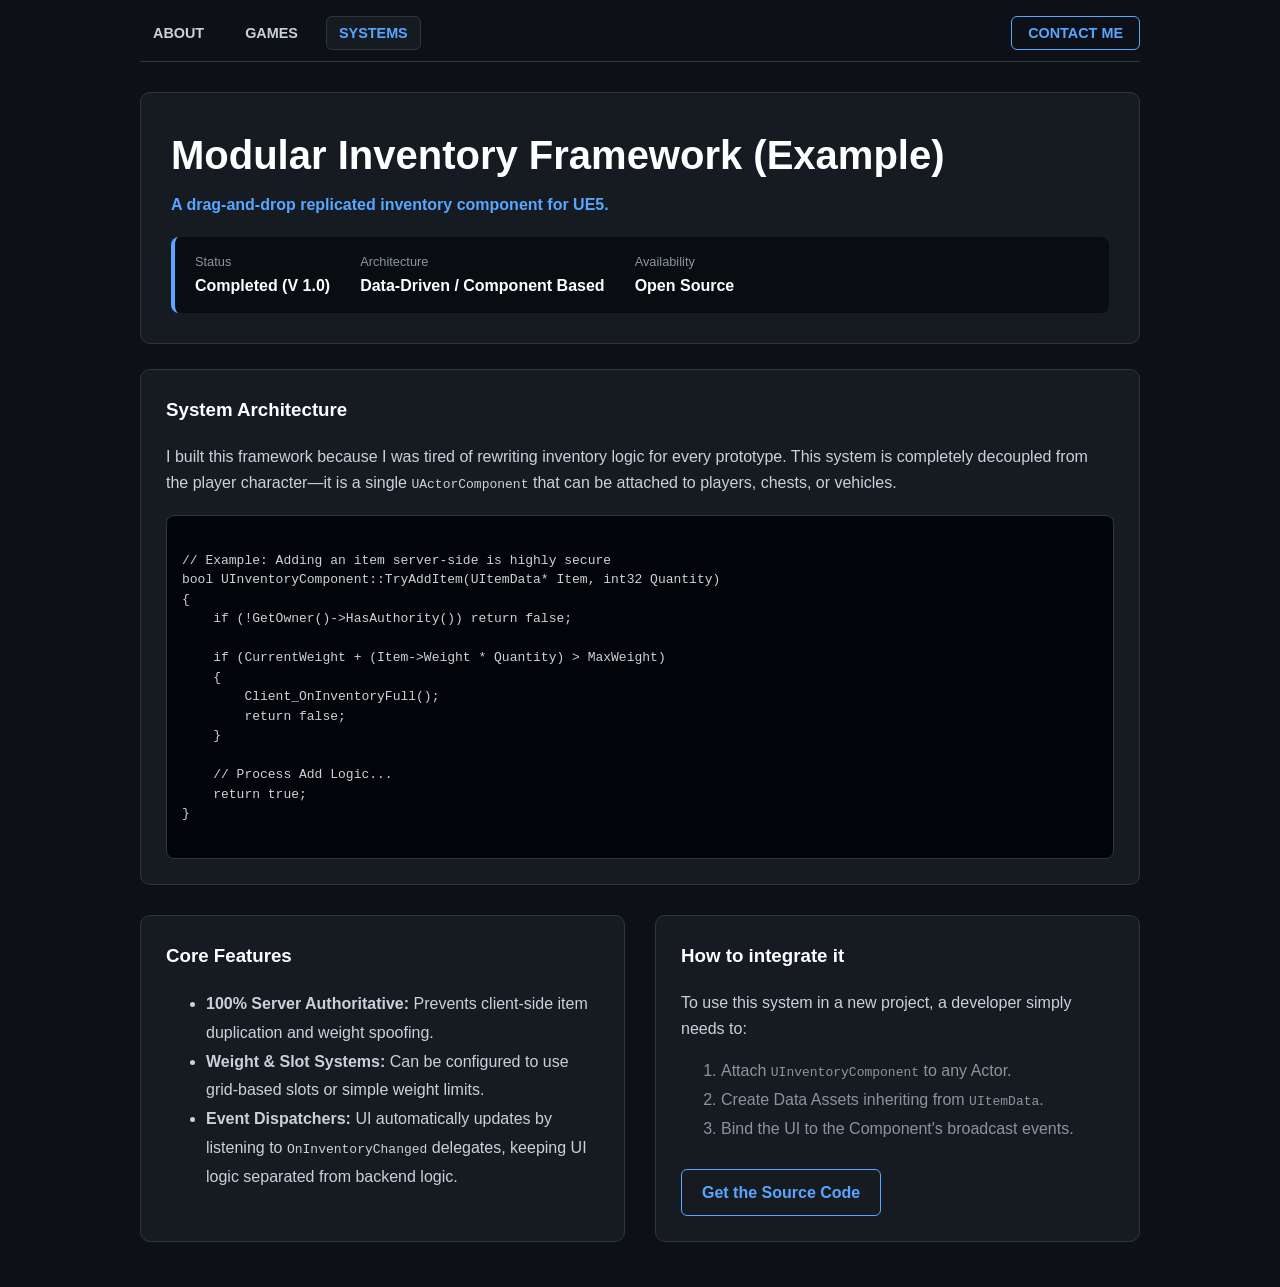
<file: systems/system-template.html>
<!DOCTYPE html>
<html lang="en">
<head>
    <meta charset="UTF-8">
    <meta name="viewport" content="width=device-width, initial-scale=1.0">
    <title>Elvin IT | Modular Inventory</title>
    <link rel="icon" type="image/png" href="../favicon.png">
    <link rel="stylesheet" href="../style.css?v=12">
</head>
<body>
<div class="container">
    <nav></nav> <header class="project-header">
        <h1 style="font-size: 2.5rem; margin-bottom: 5px;">Modular Inventory Framework (Example)</h1>
        <p style="color: var(--accent); font-weight: bold; margin-top: 0;">A drag-and-drop replicated inventory component for UE5.</p>
        
        <div class="info-bar">
            <div><span>Status</span><strong>Completed (V 1.0)</strong></div>
            <div><span>Architecture</span><strong>Data-Driven / Component Based</strong></div>
            <div><span>Availability</span><strong>Open Source</strong></div>
        </div>
    </header>

    <div class="section" style="margin-bottom: 30px;">
        <h3>System Architecture</h3>
        <p>I built this framework because I was tired of rewriting inventory logic for every prototype. This system is completely decoupled from the player character—it is a single <code>UActorComponent</code> that can be attached to players, chests, or vehicles.</p>
        
        <div class="code-block" style="margin-top: 20px;">
// Example: Adding an item server-side is highly secure
bool UInventoryComponent::TryAddItem(UItemData* Item, int32 Quantity)
{
    if (!GetOwner()->HasAuthority()) return false;
    
    if (CurrentWeight + (Item->Weight * Quantity) > MaxWeight)
    {
        Client_OnInventoryFull();
        return false;
    }

    // Process Add Logic...
    return true;
}
        </div>
    </div>

    <div class="content-grid">
        <div class="section">
            <h3>Core Features</h3>
            <ul style="color: #c9d1d9; line-height: 1.8;">
                <li><strong>100% Server Authoritative:</strong> Prevents client-side item duplication and weight spoofing.</li>
                <li><strong>Weight & Slot Systems:</strong> Can be configured to use grid-based slots or simple weight limits.</li>
                <li><strong>Event Dispatchers:</strong> UI automatically updates by listening to <code>OnInventoryChanged</code> delegates, keeping UI logic separated from backend logic.</li>
            </ul>
        </div>

        <div class="section">
            <h3>How to integrate it</h3>
            <p>To use this system in a new project, a developer simply needs to:</p>
            <ol style="color: #8b949e; line-height: 1.8; margin-bottom: 25px;">
                <li>Attach <code>UInventoryComponent</code> to any Actor.</li>
                <li>Create Data Assets inheriting from <code>UItemData</code>.</li>
                <li>Bind the UI to the Component's broadcast events.</li>
            </ol>
            <a href="#" class="btn" style="background: transparent; border: 1px solid var(--accent); color: var(--accent);">Get the Source Code</a>
        </div>
    </div>
</div>
<script src="../nav.js"></script>
</body>
</html>
</file>
<file: style.css>
:root { 
    --bg: #0d1117; 
    --text: #c9d1d9; 
    --accent: #58a6ff; 
    --card: #161b22; 
    --border: #30363d; 
    --code: #010409;
    --ue-gold: #e2b007;
}

body { 
    font-family: -apple-system, sans-serif; 
    background: var(--bg); 
    color: var(--text); 
    line-height: 1.6; 
    margin: 0; 
    padding: 20px; 
}

.container { max-width: 1000px; margin: 0 auto; }
h1, h2, h3 { color: white; margin-top: 0; }

/* NAVIGATION */
nav { 
    display: flex; 
    gap: 15px; 
    margin-bottom: 30px; 
    border-bottom: 1px solid var(--border); 
    padding-bottom: 15px;
    position: relative; /* This is the "anchor" for the dropdowns */
}

.nav-item {
    position: relative; /* Keeps the dropdown attached to the button */
    display: inline-block;
}

nav a { 
    color: var(--text); 
    text-decoration: none; 
    padding: 8px 12px; 
    border-radius: 6px; 
    font-weight: bold; 
    font-size: 0.9rem; 
    border: 1px solid transparent; /* PREVENTS THE JUMP! */
    transition: 0.1s ease;
}

nav a:hover, nav a.active { 
    background: var(--card); 
    color: var(--accent); 
    border: 1px solid var(--border); 
}

/* THE CONTACT BUTTON (Ghost Style) */
.nav-contact {
    background: transparent !important; /* Removes the heavy blue block */
    color: var(--accent) !important; /* Makes the text blue */
    padding: 8px 16px !important;
    border-radius: 6px;
    font-weight: bold;
    font-size: 0.9rem;
    transition: 0.2s ease;
    border: 1px solid var(--accent) !important; /* Keeps the blue outline */
}

.nav-contact:hover {
    background: var(--accent) !important; /* Fills in with solid blue when hovered */
    color: #0d1117 !important; /* Text turns dark so you can read it */
    box-shadow: 0 0 15px rgba(88, 166, 255, 0.3); /* Adds a nice glow */
}

/* THE DROPDOWN MENU */
.nav-dropdown {
    display: none;
    position: absolute;
    top: 100%; 
    left: 50%;
    transform: translateX(-50%);
    background: var(--card);
    border: 1px solid var(--border);
    border-radius: 8px;
    padding: 8px;
    min-width: 180px;
    z-index: 100;
    box-shadow: 0 10px 25px rgba(0,0,0,0.5);
    /* We removed margin-top so it doesn't create a gap! */
}

/* 1. The Invisible Bridge: Attached to the NARROW button instead of the WIDE menu */
.nav-item::after {
    content: '';
    position: absolute;
    bottom: -15px; /* Reaches down to the menu */
    left: 0;
    width: 100%; /* Only as wide as the word "GAMES" or "SYSTEMS" */
    height: 15px;
}

/* 2. The Custom Animation: Keeps the X-axis perfectly centered while fading in */
@keyframes dropFade { 
    from { opacity: 0; transform: translateX(-50%) translateY(10px); } 
    to { opacity: 1; transform: translateX(-50%) translateY(0); } 
}

.nav-item:hover .nav-dropdown {
    display: block;
    animation: dropFade 0.2s ease-out forwards;
}

.dropdown-link {
    display: block;
    color: var(--text);
    text-decoration: none;
    padding: 8px 12px;
    font-size: 0.85rem;
    border-radius: 4px;
    white-space: nowrap;
    font-weight: normal; 
    border: 1px solid transparent; /* Prevents the jump here too */
}

.dropdown-link:hover {
    background: #21262d;
    color: var(--accent);
    border: 1px solid transparent; /* Stops it from copying the main nav's border */
}

/* HOME PAGE STYLES */
.hero { padding: 40px 0; border-bottom: 1px solid var(--border); margin-bottom: 30px; }
.hero h1 { font-size: 2.5rem; }
.subtitle { color: var(--accent); font-weight: bold; font-size: 1.2rem; }
.content-grid { display: grid; grid-template-columns: 1fr 1fr; gap: 30px; }
@media (max-width: 700px) { .content-grid { grid-template-columns: 1fr; } }
.card { background: var(--card); border: 1px solid var(--border); border-radius: 10px; padding: 25px; height: 100%; box-sizing: border-box; }
.card h3 { border-bottom: 1px solid var(--border); padding-bottom: 10px; margin-bottom: 15px; }
.skill-tag { display: inline-block; background: #21262d; border: 1px solid var(--border); padding: 4px 10px; border-radius: 4px; margin: 4px 4px 4px 0; font-size: 0.85rem; }

/* PROJECT PAGE STYLES */
.project-header { background: var(--card); border: 1px solid var(--border); border-radius: 10px; padding: 30px; margin-bottom: 25px; }
.info-bar { display: flex; gap: 30px; margin-top: 20px; background: #090c10; padding: 15px 20px; border-radius: 8px; border-left: 4px solid var(--accent); }
.info-bar span { display: block; font-size: 0.8rem; color: #8b949e; }
.info-bar strong { color: white; }
.section { background: var(--card); border: 1px solid var(--border); border-radius: 10px; padding: 25px; margin-bottom: 25px; }
.gallery-grid { display: grid; grid-template-columns: 2fr 1fr; gap: 20px; }
.main-video { background: #000; aspect-ratio: 16/9; border-radius: 8px; border: 1px solid var(--border); overflow: hidden; }
.screenshot-column { display: flex; flex-direction: column; gap: 20px; }
.ss-item { background: #000; aspect-ratio: 16/9; border-radius: 8px; border: 1px solid var(--border); overflow: hidden; }
img, video { width: 100%; height: 100%; object-fit: cover; }

/* INTERACTIVE TABS */
.sub-nav { display: flex; gap: 10px; margin-bottom: 20px; border-bottom: 1px solid var(--border); padding-bottom: 15px; }
.sub-btn { background: transparent; border: 1px solid transparent; color: var(--text); padding: 8px 16px; cursor: pointer; border-radius: 6px; font-weight: bold; font-size: 0.9rem; }
.sub-btn:hover { background: var(--card); border: 1px solid var(--border); }
.sub-btn.active { background: var(--card); color: var(--accent); border: 1px solid var(--border); }
.sub-content { display: none; }
.sub-content.active { display: block; animation: fadeIn 0.3s; }
@keyframes fadeIn { from { opacity: 0; transform: translateY(5px); } to { opacity: 1; transform: translateY(0); } }
.btn { display: inline-block; background: var(--accent); color: white; padding: 10px 20px; border-radius: 6px; text-decoration: none; font-weight: bold; }
.code-block { 
    background: var(--code); 
    padding: 15px; 
    border-radius: 8px; 
    border: 1px solid var(--border); 
    font-family: monospace; 
    color: #d1d1d1; 
    overflow-x: auto; 
    white-space: pre; /* THIS IS THE MAGIC FIX */
    line-height: 1.5; /* Adds a little breathing room between lines */
}

/* MAKING BOLD ACTUALLY STAND OUT */
p strong {
    color: var(--accent);
    font-weight: 800;
}

/* =========================================
   EDUCATION & PROGRESS BARS
========================================= */
.course-item { 
    display: block; /* Required because we are changing it to a link tag */
    text-decoration: none; /* Stops the text from getting a blue underline */
    background: #090c10; 
    border: 1px solid var(--border);
    border-left: 4px solid #30363d; /* Dark gray by default */
    padding: 15px; 
    margin-bottom: 20px; 
    border-radius: 6px;
    transition: 0.2s ease;
}

.course-item:hover {
    transform: translateX(5px); 
    border-left: 4px solid var(--accent); /* Lights up blue! */
    background: #10141a; /* Gets slightly lighter on hover */
    box-shadow: -4px 0 15px rgba(88, 166, 255, 0.15); /* Adds a subtle blue glow behind the line */
}

.course-title { 
    font-weight: bold; 
    color: white; 
    display: block; 
    margin-bottom: 5px;
    font-size: 1.05rem;
}

.course-meta { 
    font-size: 0.85rem; 
    color: #8b949e; 
    display: block;
    margin-bottom: 15px; /* Adds space before the bar */
}

/* The dark track behind the bar */
.progress-track {
    width: 100%;
    background-color: #21262d;
    border-radius: 10px;
    height: 8px;
    overflow: hidden;
    margin-bottom: 8px;
}

/* The glowing blue bar itself */
.progress-fill {
    height: 100%;
    background-color: var(--accent);
    border-radius: 10px;
    box-shadow: 0 0 10px var(--accent); /* Creates the neon glow */
    transition: width 1s ease-out;
}

.progress-text {
    font-size: 0.8rem;
    color: var(--accent);
    font-weight: bold;
    display: flex;
    justify-content: flex-end; /* Pushes the percentage text to the right */
}


/* =========================================
   COMPACT TIMELINE CARDS
========================================= */
.timeline {
    position: relative;
    margin: 30px 0;
    padding-left: 30px;
}

/* The vertical line */
.timeline::before {
    content: '';
    position: absolute;
    left: 0;
    top: 5px;
    bottom: 0;
    width: 2px;
    background: linear-gradient(to bottom, var(--accent), transparent);
}

.timeline-item {
    position: relative;
    margin-bottom: 15px; /* Tighter vertical gap */
}

.timeline-dot {
    position: absolute;
    left: -35px;
    top: 12px;
    width: 10px;
    height: 10px;
    background: var(--bg);
    border: 2px solid var(--accent);
    border-radius: 50%;
    box-shadow: 0 0 8px rgba(88, 166, 255, 0.3);
}

.timeline-content {
    background: #090c10;
    border: 1px solid var(--border);
    border-radius: 6px;
    padding: 10px 15px; /* Compact internal padding */
    display: inline-block; /* THIS IS KEY: Card only grows to fit text */
    min-width: 300px;
    max-width: 500px;
    transition: 0.2s ease;
}

.timeline-item:hover .timeline-content {
    border-color: var(--accent);
    transform: translateX(5px);
}

.timeline-date {
    font-family: monospace;
    font-size: 0.8rem;
    color: var(--accent);
    font-weight: bold;
    display: block;
    margin-bottom: 2px;
}

.timeline-content p {
    margin: 0;
    font-size: 0.95rem;
    color: white;
}

.timeline-content strong {
    color: var(--accent);
}


/*
   White bold
*/
.current-focus {
    font-size: 0.95rem;
    color: #8b949e; /* Muted gray */
    margin-top: 30px;
    border-top: 1px solid var(--border);
    padding-top: 20px;
    display: inline-block;
}

.current-focus strong {
    color: white; 
    text-transform: uppercase;
    letter-spacing: 1px;
    font-weight: 800;
    text-shadow: none; /* This kills the weird red/blue ghosting */
}


/* =========================================
   SUB-NAVIGATION (PROJECT DROPDOWNS)
========================================= */
.sub-nav {
    display: flex;
    gap: 10px;
    margin-top: -15px; /* Pulls it closer to the main nav */
    margin-bottom: 30px;
    padding: 10px 0;
    border-bottom: 1px solid var(--border);
    flex-wrap: wrap; /* Keeps it clean on mobile */
}

.sub-link {
    font-size: 0.8rem;
    color: #8b949e;
    text-decoration: none;
    padding: 5px 12px;
    border-radius: 4px;
    background: #161b22;
    border: 1px solid var(--border);
    transition: 0.2s;
}

.sub-link:hover {
    color: var(--accent);
    border-color: var(--accent);
}

.sub-link.active {
    background: rgba(88, 166, 255, 0.1);
    color: var(--accent);
    border-color: var(--accent);
}

/* =========================================
   UNREAL ENGINE C++ CODE THEME (VS DARK)
========================================= */
pre[class*="language-"] {
    background: var(--code) !important; /* Uses your super-dark black background */
    color: #d4d4d4;
    border-radius: 8px;
    border: 1px solid var(--border);
    padding: 15px;
    margin-top: 20px;
    font-size: 0.9rem;
    white-space: pre-wrap !important; /* THIS FIXES THE SCROLLING */
    word-break: break-word !important; /* Forces long lines to wrap cleanly */
}

code[class*="language-"], pre[class*="language-"] {
    font-family: Consolas, Monaco, 'Andale Mono', 'Ubuntu Mono', monospace;
    line-height: 1.6;
}

/* Base C++ Colors */
.token.comment { color: #6a9955; } /* Green comments */
.token.keyword { color: #569cd6; font-weight: bold; } /* Blue keywords (if, void, const) */
.token.string { color: #ce9178; } /* Orange strings */
.token.number { color: #b5cea8; } /* Light green numbers */
.token.operator, .token.punctuation { color: #d4d4d4; }
.token.function { color: #dcdcaa; } /* Yellow functions */
.token.class-name { color: #4ec9b0; } /* Teal classes (AActor, FVector) */

/* Custom Unreal Engine Colors */
.token.unreal-macro { color: #bd63c5; font-weight: bold; } /* Purple/Pink Macros */
.token.unreal-class { color: #4ec9b0; } /* Teal UE5 Types */



/* =========================================
   CUSTOM FEATURE LISTS
========================================= */
.feature-list {
    list-style: none; /* Removes the boring default circle bullets */
    padding-left: 0;
    margin-top: 15px;
}

.feature-list li {
    position: relative;
    padding-left: 25px; /* Makes room for our custom bullet */
    margin-bottom: 15px;
    color: #c9d1d9;
    line-height: 1.6;
}

/* The custom blue arrow bullet */
.feature-list li::before {
    content: '▹'; /* A sleek hollow arrow */
    position: absolute;
    left: 0;
    top: 0px;
    color: var(--accent);
    font-size: 1.2rem;
    font-weight: bold;
}

.feature-list strong {
    color: white; /* Makes the bold text pop brighter than the description */
}


/* =========================================
   FULLSCREEN LIGHTBOX MODAL
========================================= */
.lightbox {
    display: none; /* Hidden by default */
    position: fixed;
    z-index: 9999; /* Makes sure it sits on top of the navbar */
    top: 0;
    left: 0;
    width: 100%;
    height: 100%;
    background-color: rgba(9, 12, 16, 0.95); /* Extremely dark, slightly transparent */
    backdrop-filter: blur(5px); /* Blurs the website behind it! */
    opacity: 0;
    transition: opacity 0.2s ease-in-out;
}

.lightbox.active {
    display: flex;
    justify-content: center;
    align-items: center;
    opacity: 1;
}

#lightbox-content {
    max-width: 90vw; /* Won't go wider than 90% of the screen */
    max-height: 90vh; /* Won't go taller than 90% of the screen */
    border-radius: 8px;
    box-shadow: 0 0 30px rgba(88, 166, 255, 0.15); /* Subtle blue glow */
    display: flex;
    justify-content: center;
    align-items: center;
}

#lightbox-content img, #lightbox-content video {
    max-width: 100%;
    max-height: 90vh;
    border-radius: 8px;
    object-fit: contain; /* Ensures nothing is chopped off */
}

.lightbox-close {
    position: absolute;
    top: 20px;
    right: 40px;
    color: white;
    font-size: 40px;
    font-weight: bold;
    cursor: pointer;
    transition: 0.2s ease;
    z-index: 10000;
}

.lightbox-close:hover {
    color: var(--accent);
    transform: scale(1.1);
}

/* Changes the mouse cursor to a magnifying glass over your gallery */
.gallery-grid img, .gallery-grid video {
    cursor: zoom-in;
    transition: 0.2s ease;
}

.gallery-grid img:hover, .gallery-grid video:hover {
    opacity: 0.8; /* Slight dim when hovering to show it's clickable */
}


/* =========================================
   PROJECT ACTION BUTTONS
========================================= */
.project-btn {
    display: inline-block;
    background: var(--accent);
    color: #090c10; /* Dark text on blue background */
    padding: 10px 24px;
    border-radius: 6px;
    text-decoration: none;
    font-weight: bold;
    font-size: 0.95rem;
    margin: 0 10px;
    transition: 0.2s ease;
    border: 1px solid var(--accent);
}

/* Reverses the colors on hover with a glow */
.project-btn:hover {
    background: transparent;
    color: var(--accent);
    box-shadow: 0 0 15px rgba(88, 166, 255, 0.2);
}

/* Secondary Button Style */
.project-btn.outline {
    background: transparent;
    color: var(--text);
    border: 1px solid var(--border);
}

/* Subtle white border on hover for the secondary button */
.project-btn.outline:hover {
    border-color: white;
    color: white;
    box-shadow: none;
}
</file>
